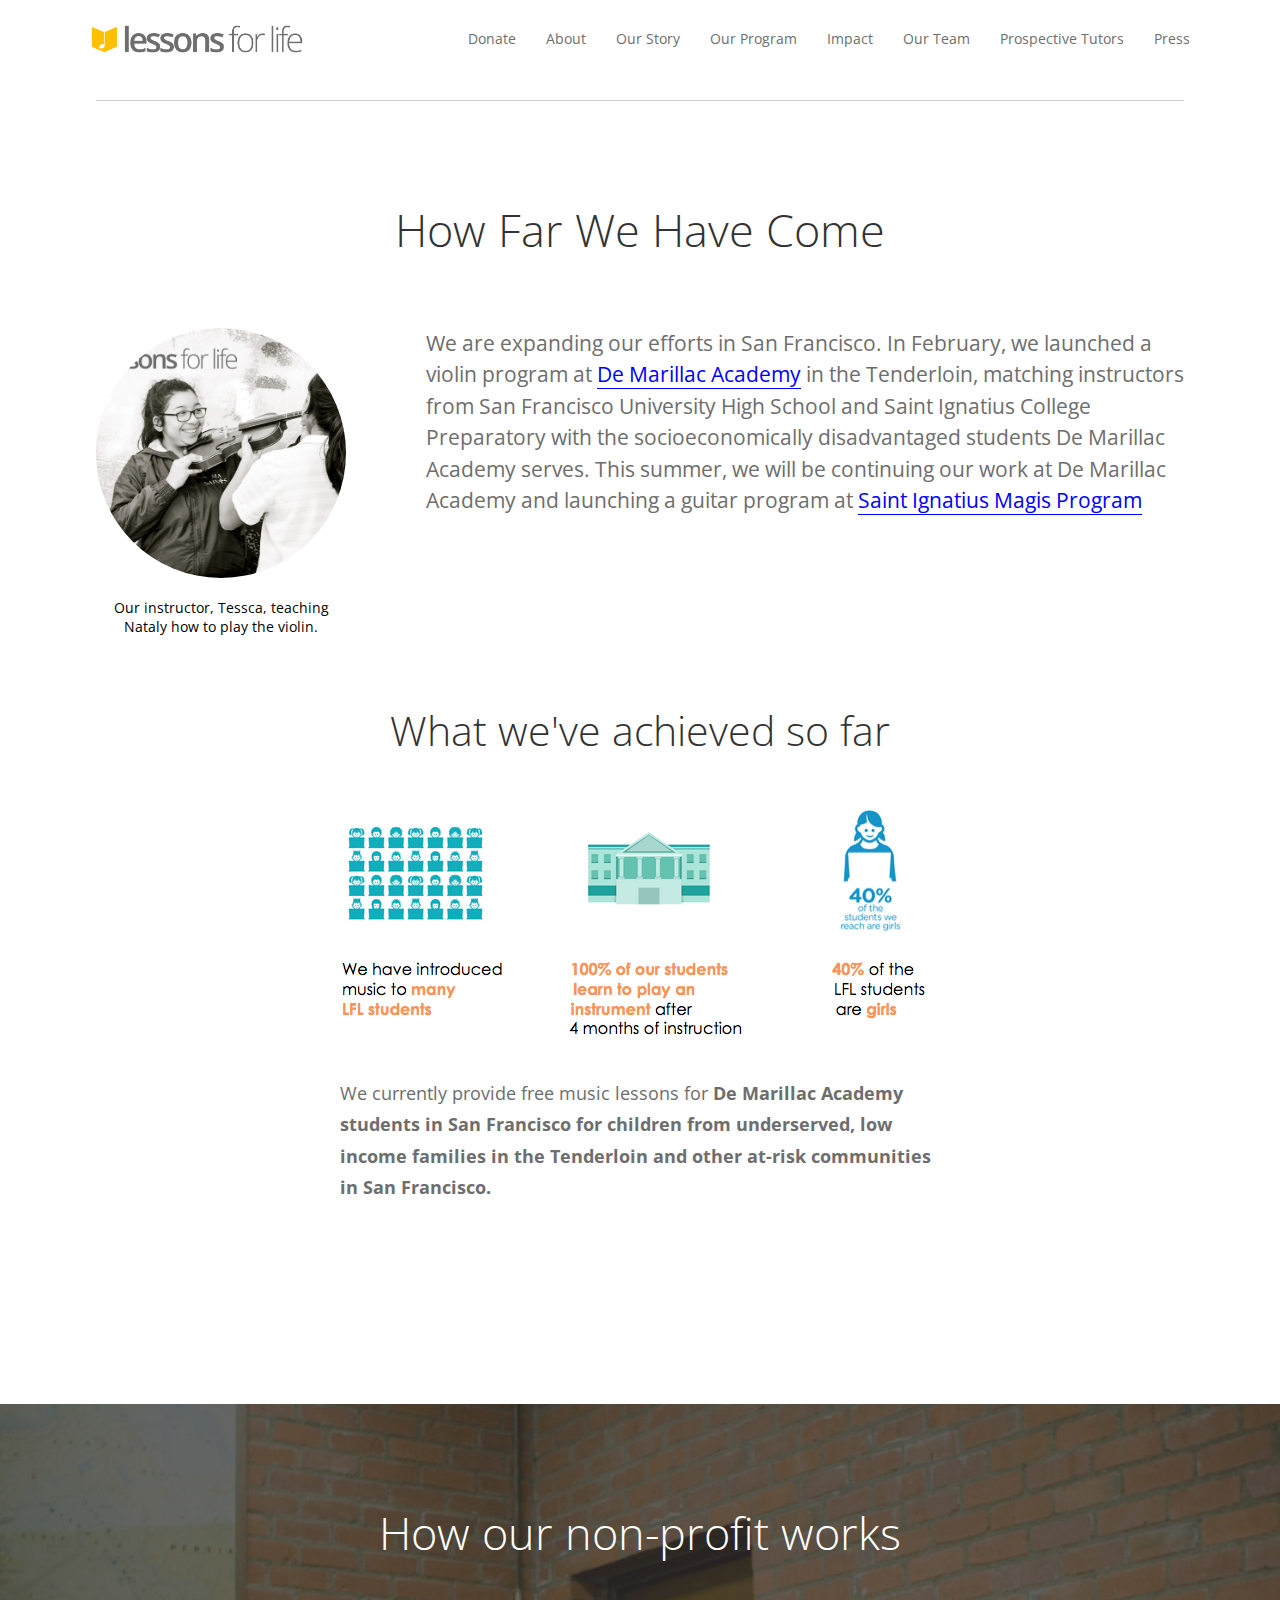
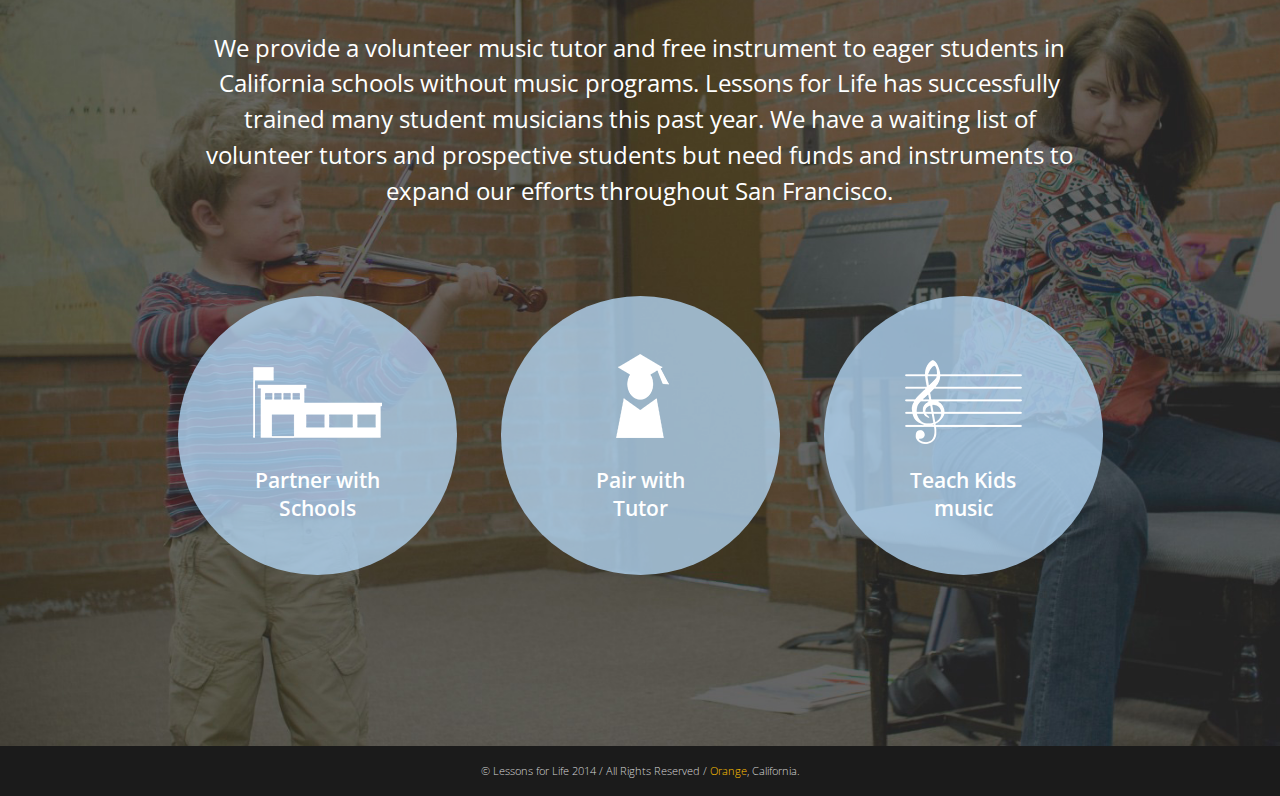
<file: our_program.html>
<!DOCTYPE html>
<html lang="en">

<head>
    <meta charset="utf-8">
    <title>Lessons for Life: Music for All</title>

    <meta name="viewport" content="width=device-width, initial-scale=1.0">
    <meta name="description" content="Lessons for Life provides elementary schools with music programs.">
    <meta name="robots" content="all">

    <link rel="stylesheet" type="text/css" href="main.css" />

    <link href="//netdna.bootstrapcdn.com/font-awesome/4.0.3/css/font-awesome.css" rel="stylesheet">

    <link href='http://fonts.googleapis.com/css?family=Open+Sans:300,600' rel='stylesheet' type='text/css'>

</head>

<div>

    <div id="fb-root"></div>
    <script>(function(d, s, id) {
        var js, fjs = d.getElementsByTagName(s)[0];
        if (d.getElementById(id)) return;
        js = d.createElement(s); js.id = id;
        js.src = "//connect.facebook.net/en_US/sdk.js#xfbml=1&version=v2.0";
        fjs.parentNode.insertBefore(js, fjs);
    }(document, 'script', 'facebook-jssdk'));</script>

    <div id="nav_wrapper">
        <nav class="nav_container">
            <a class="brand" href="index.html"></a>
            <ul>
                <li><a href="index.html#donate">Donate</a></li>
                <li><a href="index.html#mission">About</a></li>
                <li><a href="our_story.html">Our Story</a></li>
                <li><a href="our_program.html">Our Program</a>
                    <div>
                        <ul class="nested-nav">
                            <li><a href="#where">How far we've come</a></li>
                            <li><a href="#achievement">What we've achieved</a></li>
                            <li><a href="#how-it-works">How it works</a></li>
                        </ul>
                    </div>
                </li>
                <li><a href="index.html#impact">Impact</a></li>
                <li><a href="our_team.html">Our Team</a></li>
                <li><a href="prospective_tutors.html">Prospective Tutors</a></li>
                <li><a href="index.html#press">Press</a></li>

                <!--         <li><a href="mailto:sonya.shadan@gmail.com?subject=SCHOOL NAME interested in lessons for life">School Signup</a></li>
                        <li><a href="mailto:sonya.shadan@gmail.com?subject=Interested in lessons for life">Tutor Signup</a></li>
                        <li> <a href="https://www.paypal.com/cgi-bin/webscr?cmd=_s-xclick&hosted_button_id=GJLMUD4UU2YH8">Donate</a></li> -->

            </ul>
        </nav>
    </div>
    <div id="section_two" class="content_table even_section">
        <div class="content_cell">
            <div class="content-container">
                <div class="content-unit">
                    <div class="content-block where" id="where">
                        <div class="content-block where-we-are">
                                <div class="content-unit">
                                    <h3>How Far We Have Come</h3>

                                    <div class="testimonial large">
                                        <div><img src="images/LessonsforLife_Violin1sq.jpg" alt="Child playing violin" /><span>Our instructor, Tessca, teaching Nataly how to play the violin.</span></div>
                                        <p>We are expanding our efforts in San Francisco. In February, we launched a violin program at <a href="https://www.demarillac.org/" target="_blank">De Marillac Academy</a> in the Tenderloin, matching instructors from San Francisco University High School and Saint Ignatius College Preparatory with the socioeconomically disadvantaged students De Marillac Academy serves. This summer, we will be continuing our work at De Marillac Academy and launching a guitar program at <a href="http://www.siprep.org/page.cfm?p=6821" target="_blank">Saint Ignatius Magis Program</a></p>

                                    </div>
                                    <div class="clear" id="achievement"></div>

                                    <div class="what-we-achieved">
                                        <h3>What we've achieved so far</h3>
                                        <img src="images/what-we-achieved.png" alt="Our achievements" /><br />
                                        <p>We currently provide free music lessons for <b>De Marillac Academy students in San Francisco for children from underserved, low income families in the Tenderloin and other at-risk communities in San Francisco.</b></p>

                                    </div>
                                    <div class="clear"></div>
                                </div>
                        </div>
                    </div>
                </div>
            </div>
        </div>
    </div>
    <div class="content-block how-works" id="how-it-works">
        <div class="content-container">
            <div class="content-unit">
                <h3>How our non-profit works</h3>
                <p>We provide a volunteer music tutor and free instrument to eager students in California schools without music programs. Lessons for Life has successfully trained many student musicians this past year. We have a waiting list of volunteer tutors and prospective students but need funds and instruments to expand our efforts throughout San Francisco.</p><br />
                <!-- a id="contact_button" href="mailto:sonya.shadan@gmail.com">Contact Us</a><br /><br  -->
                <div class="large-icon"><img src="images/school.png" alt="School icon"><span>Partner with Schools</span></div>
                <div class="large-icon"><img src="images/tutor.png" alt="Tutor icon"><span>Pair with Tutor</span></div>
                <div class="large-icon"><img src="images/learn.png" alt="Learn icon"><span>Teach Kids music</span></div>
                <div class="clear"></div>
            </div>
        </div>
    </div>
    </section>
    <footer class="footer">
        <h6>© Lessons for Life 2014 / All Rights Reserved / <em>Orange</em>, California.</h6>

    </footer>
    </body>
</html>
</file>
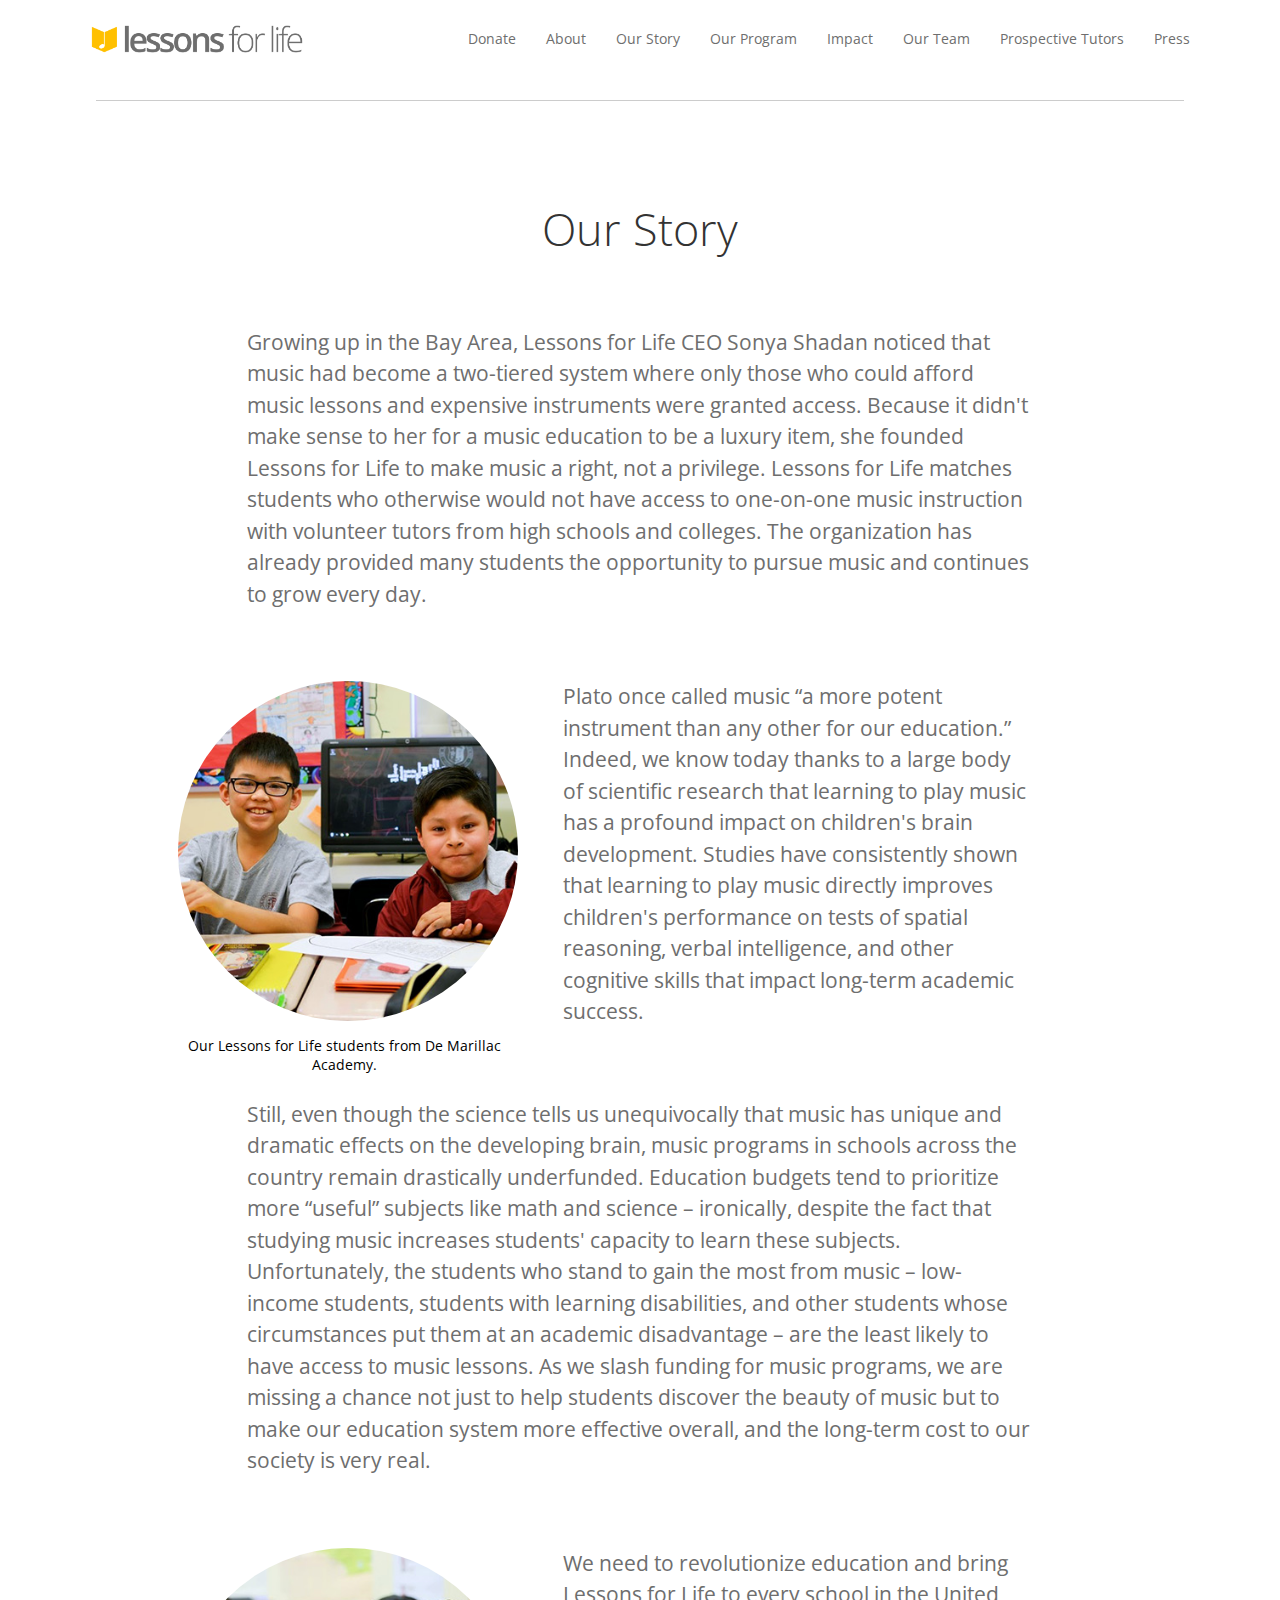
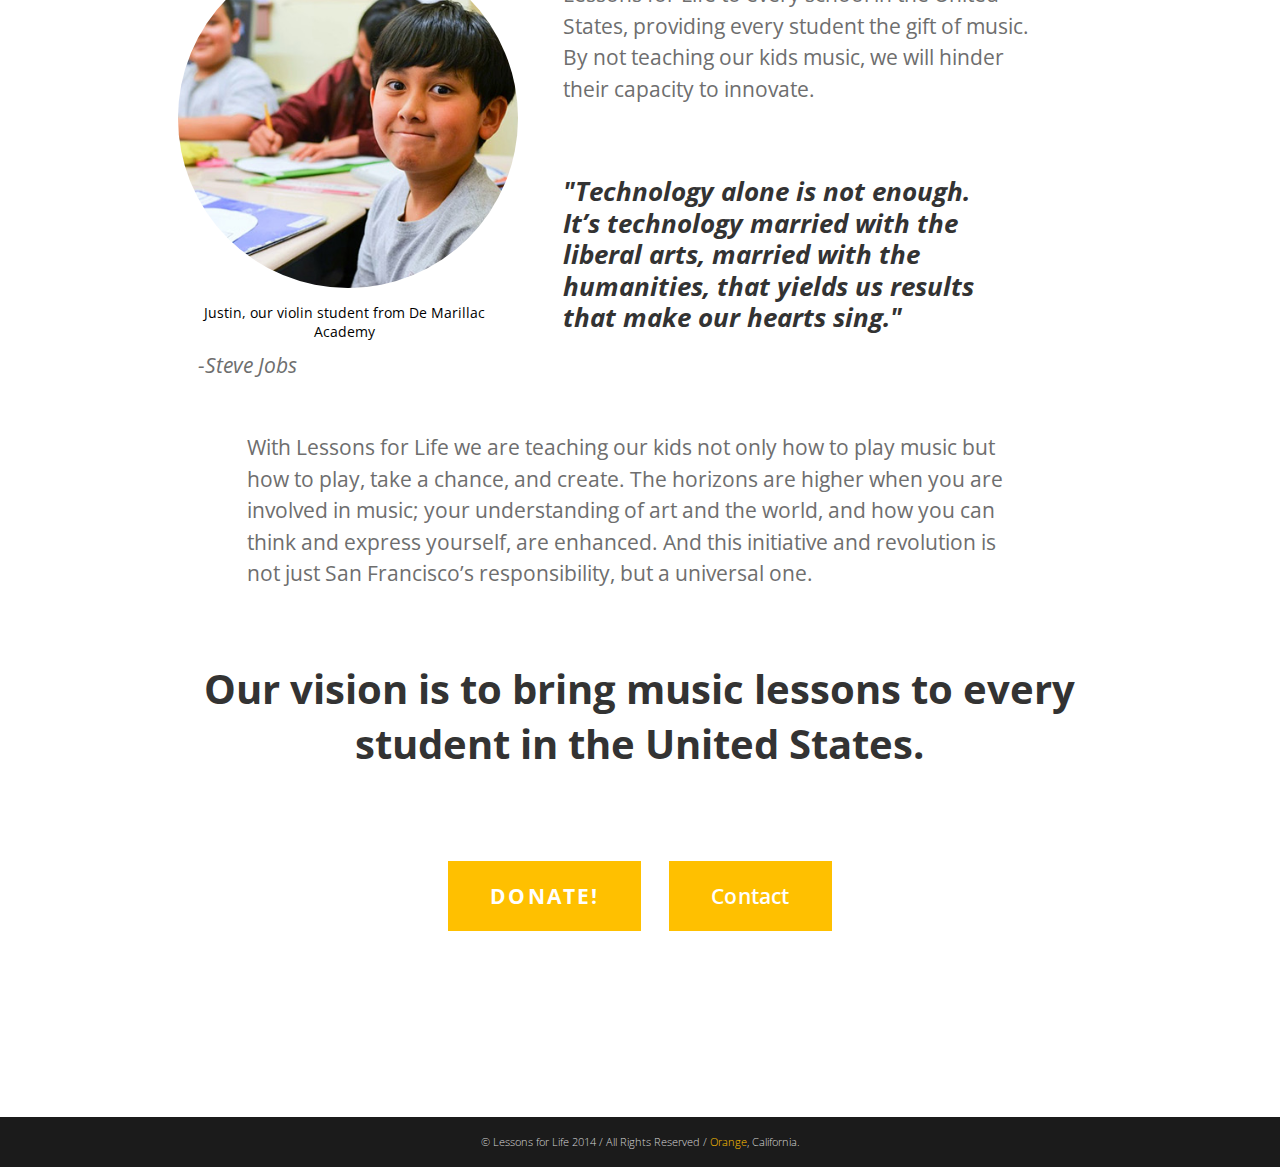
<file: our_story.html>
<!--
 !_____________________________________ Page 0: Head ___________________________ 
 !-->

<!DOCTYPE html>
<html lang="en">

<head>
    <meta charset="utf-8">
    <title>Lessons for Life: Music for All</title>

    <meta name="viewport" content="width=device-width, initial-scale=1.0">
    <meta name="description" content="Lessons for Life provides elementary schools with music programs.">
    <meta name="robots" content="all">

    <link rel="stylesheet" type="text/css" href="main.css" />

    <link href="//netdna.bootstrapcdn.com/font-awesome/4.0.3/css/font-awesome.css" rel="stylesheet">

    <link href='http://fonts.googleapis.com/css?family=Open+Sans:300,600' rel='stylesheet' type='text/css'>

</head>

<body>

<div id="fb-root"></div>
<script>(function(d, s, id) {
    var js, fjs = d.getElementsByTagName(s)[0];
    if (d.getElementById(id)) return;
    js = d.createElement(s); js.id = id;
    js.src = "//connect.facebook.net/en_US/sdk.js#xfbml=1&version=v2.0";
    fjs.parentNode.insertBefore(js, fjs);
}(document, 'script', 'facebook-jssdk'));</script>

<div id="nav_wrapper">
    <nav class="nav_container">
        <a class="brand" href="index.html"></a>
        <ul>
            <!-- li><a href="/">Home</a></li -->
            <!-- li><a href="/">Home</a></li -->
            <li><a href="index.html#donate">Donate</a></li>
            <li><a href="index.html#mission">About</a></li>
            <li><a href="our_story.html">Our Story</a></li>
            <!-- li><a href="#press">Press</a></li -->
            <li><a href="our_program.html">Our Program</a>
                <div>
                    <ul class="nested-nav">
                        <li><a href="our_program.html#where">How far we've come</a></li>
                        <li><a href="our_program.html#achievement">What we've achieved</a></li>
                        <li><a href="our_program.html#how-it-works">How it works</a></li>
                    </ul>
                </div>
            </li>
            <li><a href="index.html#impact">Impact</a></li>
            <li><a href="our_team.html">Our Team</a></li>
            <li><a href="prospective_tutors.html">Prospective Tutors</a></li>
            <li><a href="index.html#press">Press</a></li>
            <!-- li><a href="#blog">Blog</a></li -->

            <!--         <li><a href="mailto:sonya.shadan@gmail.com?subject=SCHOOL NAME interested in lessons for life">School Signup</a></li>
                    <li><a href="mailto:sonya.shadan@gmail.com?subject=Interested in lessons for life">Tutor Signup</a></li>
                    <li> <a href="https://www.paypal.com/cgi-bin/webscr?cmd=_s-xclick&hosted_button_id=GJLMUD4UU2YH8">Donate</a></li> -->

        </ul>
    </nav>
</div>
<section id="section_two" class="content_table even_section">
    <div class="content_cell">
        <div class="content-container">
            <div class="content-unit">


                <div class="content-block why-started our-story">
                    <div class="content-container">

                        <div class="content-unit">
                            <h3>Our Story</h3>
                            <p class="story-grow">Growing up in the Bay Area, Lessons for Life CEO Sonya Shadan noticed that music had become a two-tiered system where only those who could afford music lessons and expensive instruments were granted access. Because it didn't make sense to her for a music education to be a luxury item, she founded Lessons for Life to make music a right, not a privilege. Lessons for Life matches students who otherwise would not have access to one-on-one music instruction with volunteer tutors from high schools and colleges. The organization has already provided many students the opportunity to pursue music and continues to grow every day.</p>
                            <div class="story-img">
                                <img src="images/DSC_0302-2.jpg" alt=""/></div>
                            <div class="story-text">Our Lessons for Life students from De Marillac Academy.</div>

                            <div class="story-p"><p class="story-plato">Plato once called music “a more potent instrument than any other for our education.” Indeed, we know today thanks to a large body of scientific research that learning to play music has a profound impact on children's brain development. Studies have consistently shown that learning to play music directly improves children's performance on tests of spatial reasoning, verbal intelligence, and other cognitive skills that impact long-term academic success.</p></div>

                            <p class="story-still">Still, even though the science tells us unequivocally that music has unique and dramatic effects on the developing brain, music programs in schools across the country remain drastically underfunded. Education budgets tend to prioritize more “useful” subjects like math and science – ironically, despite the fact that studying music increases students' capacity to learn these subjects. Unfortunately, the students who stand to gain the most from music – low-income students, students with learning disabilities, and other students whose circumstances put them at an academic disadvantage – are the least likely to have access to music lessons. As we slash funding for music programs, we are missing a chance not just to help students discover the beauty of music but to make our education system more effective overall, and the long-term cost to our society is very real. </p>
                            <div class="story-img">
                                <img src="images/DSC_0299-2.jpg" alt=""/></div>
                            <div class="story-text"> Justin, our violin student from De Marillac Academy</div>

                            <p>We need to revolutionize education and bring Lessons for Life to every school in the United States, providing every student the gift of music. By not teaching our kids music, we will hinder their capacity to innovate.</p>

                            <p class="tech"><i><b>"Technology alone is not enough. It’s technology married with the liberal arts, married with the humanities, that yields us results that make our hearts sing." </b>-Steve Jobs</i></p>

                            <p class="lesson">With Lessons for Life we are teaching our kids not only how to play music but how to play, take a chance, and create. The horizons are higher when you are involved in music; your understanding of art and the world, and how you can think and express yourself, are enhanced. And this initiative and revolution is not just San Francisco’s responsibility, but a universal one.</p>
                            <b class="vision">Our vision is to bring music lessons to every student in the United States.</b>

                            <br /><br /><br /><br /><br />

                            <a id="donate_button" class="title_button" href="https://www.paypal.com/cgi-bin/webscr?cmd=_s-xclick&hosted_button_id=GJLMUD4UU2YH8">DONATE!</a>
                            <a class="title_button" href="mailto:sonya.shadan@gmail.com?subject=Contact LFL">Contact</a> <br />
                            <br />

                        </div>


                    </div>
                </div>


                <!--&emsp;&emsp;&emsp;&emsp;&emsp;&emsp;&emsp;&emsp;<div class="fb-follow" data-href="https://www.facebook.com/learnalifelesson" data-colorscheme="light" data-layout="standard" data-show-faces="true"></div>-->
            </div>
            <br />
        </div>
        <br />
    </div>

</section>
<footer>

    <h6>© Lessons for Life 2014 / All Rights Reserved / <em>Orange</em>, California.</h6>

</footer>
</body>
</html>
</file>
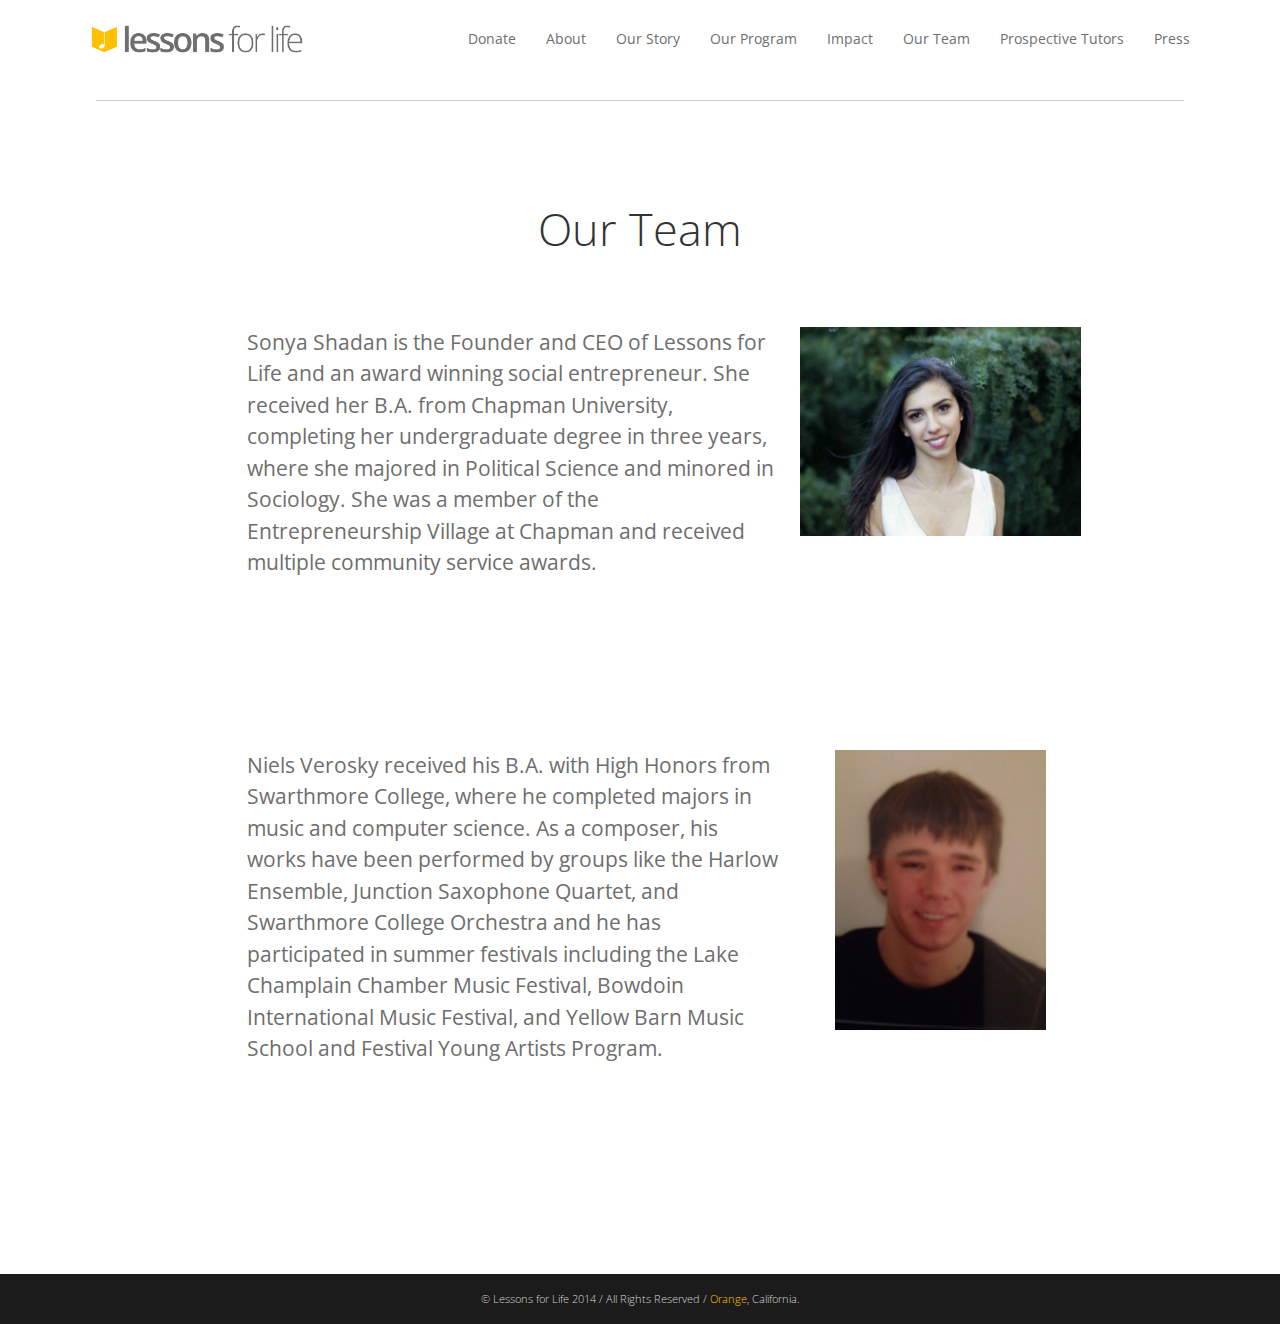
<file: our_team.html>
<!--
 !_____________________________________ Page 0: Head ___________________________ 
 !-->

<!DOCTYPE html>
<html lang="en">

<head>
    <meta charset="utf-8">
    <title>Lessons for Life: Music for All</title>

    <meta name="viewport" content="width=device-width, initial-scale=1.0">
    <meta name="description" content="Lessons for Life provides elementary schools with music programs.">
    <meta name="robots" content="all">

    <link rel="stylesheet" type="text/css" href="main.css" />

    <link href="//netdna.bootstrapcdn.com/font-awesome/4.0.3/css/font-awesome.css" rel="stylesheet">

    <link href='http://fonts.googleapis.com/css?family=Open+Sans:300,600' rel='stylesheet' type='text/css'>

</head>

<body>

<div id="fb-root"></div>
<script>(function(d, s, id) {
    var js, fjs = d.getElementsByTagName(s)[0];
    if (d.getElementById(id)) return;
    js = d.createElement(s); js.id = id;
    js.src = "//connect.facebook.net/en_US/sdk.js#xfbml=1&version=v2.0";
    fjs.parentNode.insertBefore(js, fjs);
}(document, 'script', 'facebook-jssdk'));</script>

<div id="nav_wrapper">
    <nav class="nav_container">
        <a class="brand" href="index.html"></a>
        <ul>
            <!-- li><a href="/">Home</a></li -->
            <li><a href="index.html#donate">Donate</a></li>
            <li><a href="index.html#mission">About</a></li>
            <li><a href="our_story.html">Our Story</a></li>
            <li><a href="our_program.html">Our Program</a>
                <div>
                    <ul class="nested-nav">
                        <li><a href="our_program.html#where">How far we've come</a></li>
                        <li><a href="our_program.html#achievement">What we've achieved</a></li>
                        <li><a href="our_program.html#how-it-works">How it works</a></li>
                    </ul>
                </div>
            </li>
            <li><a href="index.html#impact">Impact</a></li>
            <li><a href="our_team.html">Our Team</a></li>
            <li><a href="prospective_tutors.html">Prospective Tutors</a></li>
            <li><a href="index.html#press">Press</a></li>
            <!-- li><a href="#blog">Blog</a></li -->
            <!--         <li><a href="mailto:sonya.shadan@gmail.com?subject=SCHOOL NAME interested in lessons for life">School Signup</a></li>
                    <li><a href="mailto:sonya.shadan@gmail.com?subject=Interested in lessons for life">Tutor Signup</a></li>
                    <li> <a href="https://www.paypal.com/cgi-bin/webscr?cmd=_s-xclick&hosted_button_id=GJLMUD4UU2YH8">Donate</a></li> -->

        </ul>
    </nav>
</div>
<section id="section_two" class="content_table even_section">
    <div class="content_cell">
        <div class="content-container">
            <div class="content-unit">

                <div class="content-block why-started">
                    <div class="content-container">

                        <div class="content-unit">
                            <h3>Our Team</h3>
                            <div class="team-img"> <img src="images/IMG_59141.jpg" alt=""/></div>
                            <p class="team-text">Sonya Shadan is the Founder and CEO of Lessons for Life and an award winning social entrepreneur. She received her B.A. from Chapman University, completing her undergraduate degree in three years, where she majored in Political Science and minored in Sociology. She was a member of the Entrepreneurship Village at Chapman and received multiple community service awards. </p>
                        </div>

                        <div class="content_unit2">
                            <div class="team-img1"> <img src="images/nv_200.jpg" alt=""/></div>
                            <p class="team-text">Niels Verosky received his B.A. with High Honors from Swarthmore College, where he completed majors in music and computer science. As a composer, his works have been performed by groups like the Harlow Ensemble, Junction Saxophone Quartet, and Swarthmore College Orchestra and he has participated in summer festivals including the Lake Champlain Chamber Music Festival, Bowdoin International Music Festival, and Yellow Barn Music School and Festival Young Artists Program.</p>

                        </div>

                    </div>
                </div>
            </div>
            <br />
        </div>
        <br />
    </div>
</section>
<footer>
    <h6>© Lessons for Life 2014 / All Rights Reserved / <em>Orange</em>, California.</h6>
</footer>

</body>
</html>
</file>
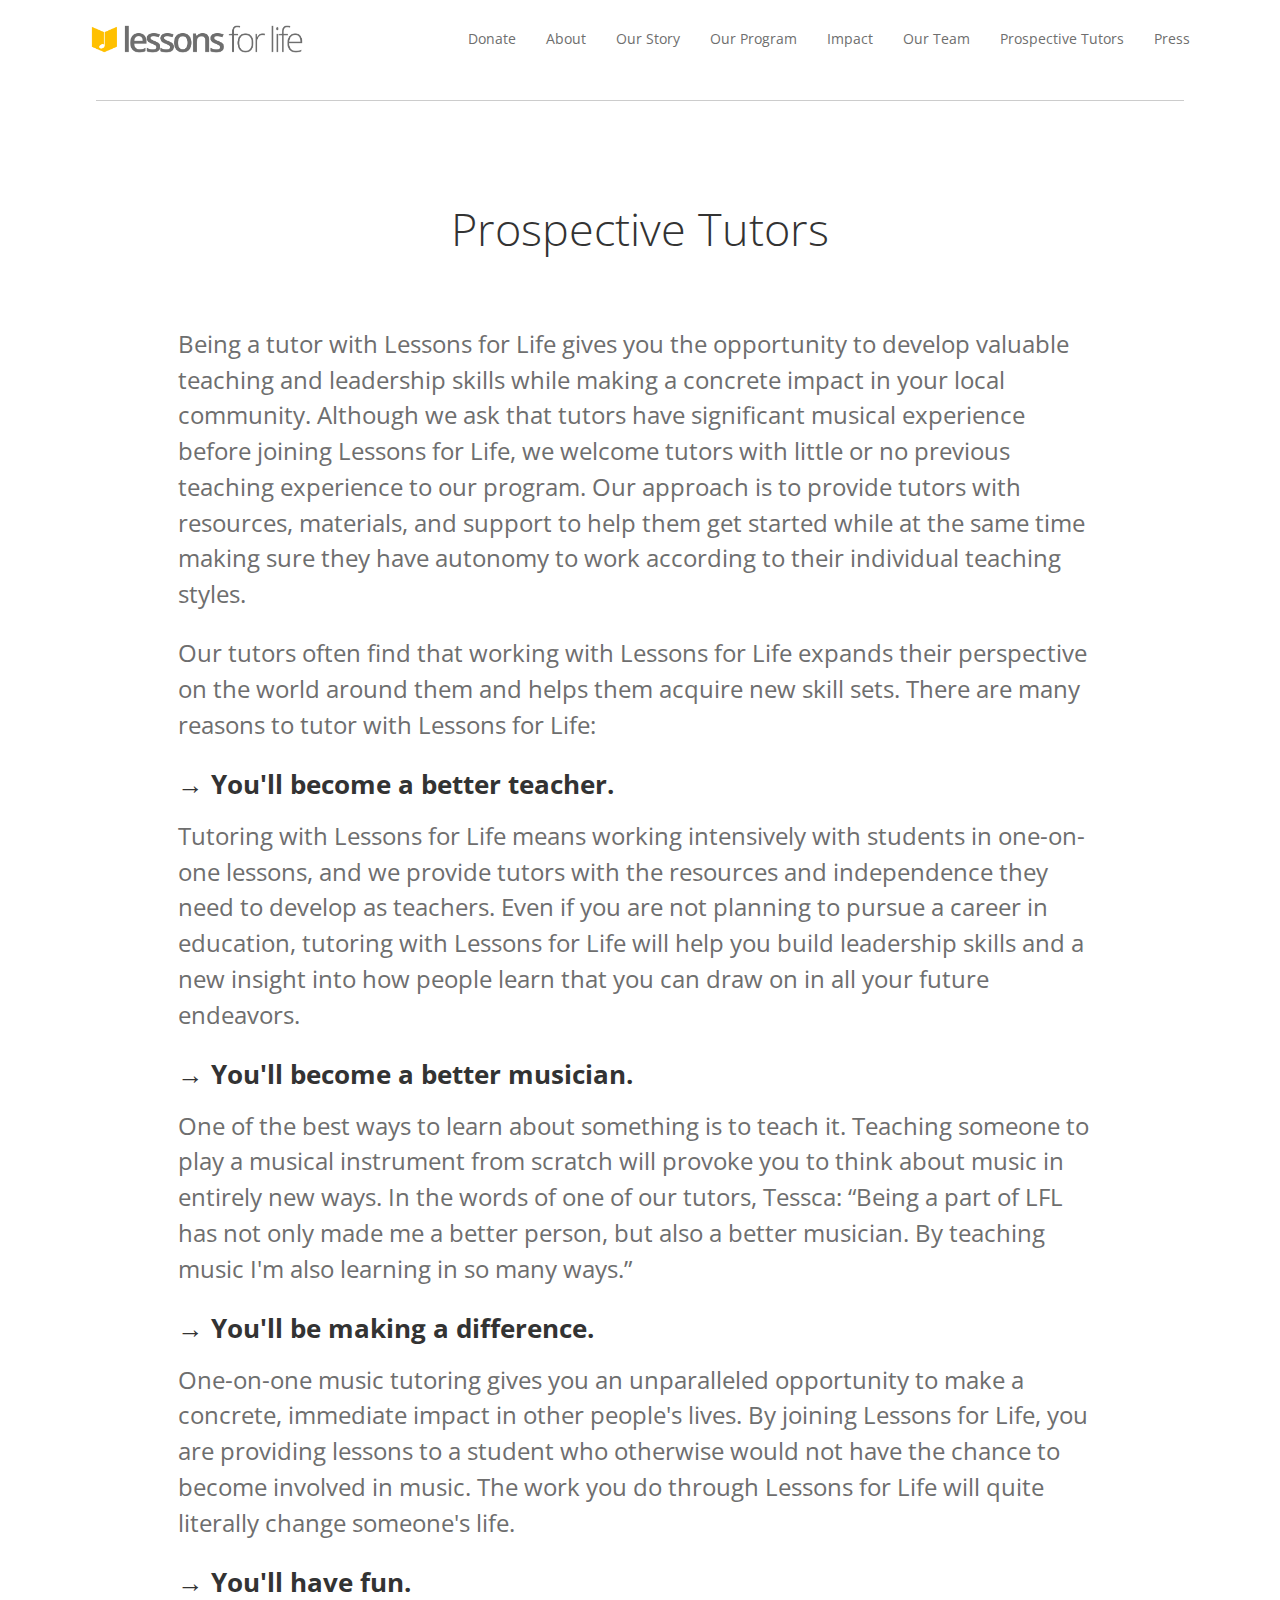
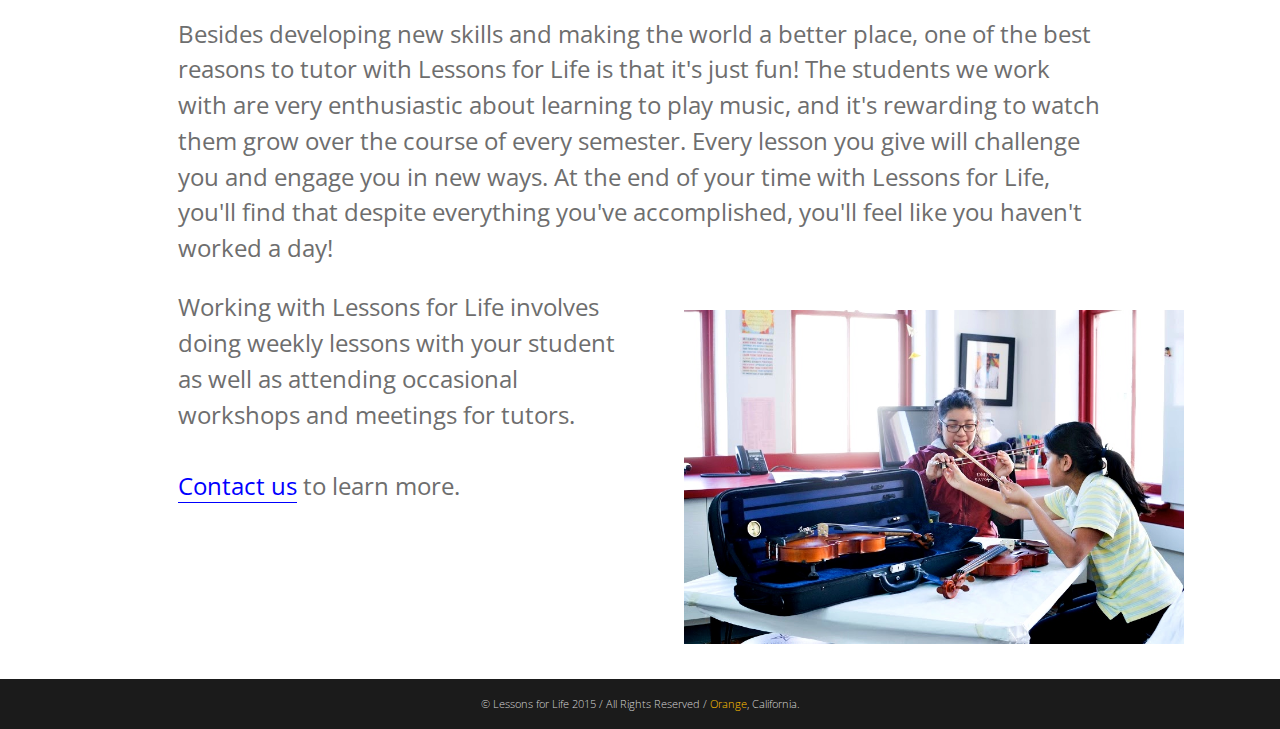
<file: prospective_tutors.html>
<!--
 !_____________________________________ Page 0: Head ___________________________ 
 !-->

<!DOCTYPE html>
<html lang="en">

<head>
    <meta charset="utf-8">
    <title>Lessons for Life: Music for All</title>

    <meta name="viewport" content="width=device-width, initial-scale=1.0">
    <meta name="description" content="Lessons for Life provides elementary schools with music programs.">
    <meta name="robots" content="all">

    <link rel="stylesheet" type="text/css" href="main.css" />

    <link href="//netdna.bootstrapcdn.com/font-awesome/4.0.3/css/font-awesome.css" rel="stylesheet">

    <link href='http://fonts.googleapis.com/css?family=Open+Sans:300,600' rel='stylesheet' type='text/css'>

</head>

<body>

<div id="fb-root"></div>
<script>(function(d, s, id) {
    var js, fjs = d.getElementsByTagName(s)[0];
    if (d.getElementById(id)) return;
    js = d.createElement(s); js.id = id;
    js.src = "//connect.facebook.net/en_US/sdk.js#xfbml=1&version=v2.0";
    fjs.parentNode.insertBefore(js, fjs);
}(document, 'script', 'facebook-jssdk'));</script>

<div id="nav_wrapper">
    <nav class="nav_container">
        <a class="brand" href="index.html"></a>
        <ul>
            <!-- li><a href="/">Home</a></li -->
            <li><a href="index.html#donate">Donate</a></li>
            <li><a href="index.html#mission">About</a></li>
            <li><a href="our_story.html">Our Story</a></li>
            <!-- li><a href="#press">Press</a></li -->
            <li><a href="our_program.html">Our Program</a>
                <div>
                    <ul class="nested-nav">
                        <li><a href="our_program.html#where">How far we've come</a></li>
                        <li><a href="our_program.html#achievement">What we've achieved</a></li>
                        <li><a href="our_program.html#how-it-works">How it works</a></li>
                    </ul>
                </div>
            </li>
            <li><a href="index.html#impact">Impact</a></li>
            <li><a href="our_team.html">Our Team</a></li>
            <li><a href="prospective_tutors.html">Prospective Tutors</a></li>
            <li><a href="index.html#press">Press</a></li>

            <!-- li><a href="#blog">Blog</a></li -->


            <!--         <li><a href="mailto:sonya.shadan@gmail.com?subject=SCHOOL NAME interested in lessons for life">School Signup</a></li>
                    <li><a href="mailto:sonya.shadan@gmail.com?subject=Interested in lessons for life">Tutor Signup</a></li>
                    <li> <a href="https://www.paypal.com/cgi-bin/webscr?cmd=_s-xclick&hosted_button_id=GJLMUD4UU2YH8">Donate</a></li> -->

        </ul>
    </nav>
</div>
<section id="section_two" class="content_table even_section">
    <div class="content_cell">
        <div class="content-container">
            <div class="content-unit">
                <div class="content-block why-started">
                    <div class="content-unit">
                        <h3>Prospective Tutors </h3>
                        <p>Being a tutor with Lessons for Life gives you the opportunity to develop valuable teaching and leadership skills while making a concrete impact in your local community. Although we ask that tutors have significant musical experience before joining Lessons for Life, we welcome tutors with little or no previous teaching experience to our program. Our approach is to provide tutors with resources, materials, and support to help them get started while at the same time making sure they have autonomy to work according to their individual teaching styles.</p>
                        <p>Our tutors often find that working with Lessons for Life expands their perspective on the world around them and helps them acquire new skill sets. There are many reasons to tutor with Lessons for Life:</p>

                        <p><b>&#8594; You'll become a better teacher.</b> Tutoring with Lessons for Life means working intensively with students in one-on-one lessons, and we provide tutors with the resources and independence they need to develop as teachers. Even if you are not planning to pursue a career in education, tutoring with Lessons for Life will help you build leadership skills and a new insight into how people learn that you can draw on in all your future endeavors.</p>

                        <p><b>&#8594; You'll become a better musician.</b>One of the best ways to learn about something is to teach it. Teaching someone to play a musical instrument from scratch will provoke you to think about music in entirely new ways. In the words of one of our tutors, Tessca: “Being a part of LFL has not only made me a better person, but also a better musician. By teaching music I'm also learning in so many ways.”</p>

                        <p><b>&#8594; You'll be making a difference.</b> One-on-one music tutoring gives you an unparalleled opportunity to make a concrete, immediate impact in other people's lives. By joining Lessons for Life, you are providing lessons to a student who otherwise would not have the chance to become involved in music. The work you do through Lessons for Life will quite literally change someone's life.</p>

                        <p><b>&#8594; You'll have fun.</b> Besides developing new skills and making the world a better place, one of the best reasons to tutor with Lessons for Life is that it's just fun! The students we work with are very enthusiastic about learning to play music, and it's rewarding to watch them grow over the course of every semester. Every lesson you give will challenge you and engage you in new ways. At the end of your time with Lessons for Life, you'll find that despite everything you've accomplished, you'll feel like you haven't worked a day!</p>
                        <div class="tutores-img"> <img src="images/DSC_0266-2.jpg" alt="" /></div>
                        <p>Working with Lessons for Life involves doing weekly lessons with your student as well as attending occasional workshops and meetings for tutors. <br /><br /> <a href="mailto:sonya.shadan@gmail.com?subject=Contact LFL"> Contact us</a> to learn more.</p>
                    </div>
                </div>
            </div>
        </div>
    </div>

</section>
<footer>

    <h6>© Lessons for Life 2015 / All Rights Reserved / <em>Orange</em>, California.</h6>

</footer>

</body>
</html>
</file>
<file: main.css>
/*
 *_____________________________________ Page 0: Global _________________________ 
 */

* {
  padding: 0px;
  margin: 0px;
}

html, body, section {
  height: 100%;
  width: 100%;
  min-height: 600px;
  min-width: 600px;
}

body {
  font-family: "Open Sans", "Helvetica Neue", Helvetica, Arial, sans-serif;
  font-size: 14px;
}

#overlay {
  background-color: rgba(136, 136, 136, 0.7);
  height: 100%;
}

.content_table {
  display: table;
  height: 100%;
  width: 100%;
}

.content_cell {
  display: table-cell;
  vertical-align: middle;
  text-align: center;
}

.content-block {
  text-align: center;
}

.content-container {
  width: 85%;
  margin: 0 auto;
}

.content-unit {
  margin: 100px 0 150px;
}

h3 {
  line-height: 1.25;
  margin-bottom: 70px;
  font-size: 3.2em;
  font-weight: 100;
}

p {
  font-size: 1.25em;
  line-height: 1.8em;
  margin: 0 0 10px;
  text-align: left;
}

em {
  color: #ffc000;
  font-style: normal;
}

.odd_section {
  height: 70%;
}

.even_section h3 {
  color: #333333;
  height: 50%
}

.even_section p {
  color: #6e6e6e;
}


/*
 *_____________________________________ Page 1: Navigation _____________________ 
 */

nav {
  overflow: hidden;
  display: block;
}

#nav_wrapper {
  position: fixed;
  background-color: white;
  right: 0;
  left: 0;
  z-index: 100;
}

.nav_container {
  max-width: 1100px;
  min-width: 700px;
  margin: 0 auto;
}

#nav:after {
  content:'';
  display:block;
  clear: both;
}

.clear {clear: both;}

.brand {
  float: left;
  background: url('images/lessons-logo-gray.png') no-repeat center;
  background-size: contain;
  width: 250px;
  height: 78px;
}

ul {
  list-style-type: none;
  line-height: 78px;
  float: right;
  display: table-row;
}

li {
  float: left;
  padding-right: 0px;
  padding-left: 30px;
  display: table-cell;
  vertical-align: middle;
}

a {
  text-decoration: none;
  color: #6e6e6e;
}

li a:hover {
  color: #ffc000;
  border-top: 5px solid #ffc000;
  padding-top: 24px;
}

nav > ul > li > div {
  display: none;
  opacity: 0;
  position: absolute;

}

nav > ul > li:hover > div {
  display: block;
  opacity: 1;
  background: rgba(255,255,255,1);
}

.nested-nav > li {
  padding: 0;
  display: block;
  text-align: left;
  margin: 0 auto;
  float: none;
  width: 100%;
  padding-left: 8px;
  padding-right: 4px;
}

.nested-nav > li:hover {
  color: #ffc000;
  border-left: 5px solid #ffc000;
  border-top: 0px;
  padding-left:3px;
}

.nested-nav > li a:hover{
  border: none;
}

/*
 *_____________________________________ Page 1: Cover __________________________ 
 */

.banner {
  margin: 120 0 auto;
}

.vision h3,
.mission h3 {
  text-align: left;
}

.vision p {
  font-size: 2em;
  line-height: 1.7em;
  width: 77%;
  text-align: center;
  margin: auto;
  padding: 40px 80px 61px;
  border: solid 2px #FFF757;
}

.vision p strong {
  font-size: 0.8em;
  font-weight: 300;
}

.mission {
  background-color: white;
  padding: 1px 0;
}

.mission h3,
.mission p
{
  color: #333 !important;
}

.mission h3 {
  margin-bottom: 30px;
}

.video {
  width: 100%;
}
.video>iframe {
  width: 78%;
  height:555px;
}

.press {
  background: linear-gradient(rgba(0, 0, 0, 0.55),
  rgba(0, 0, 0, 0.55)), url(images/press.jpg) no-repeat;
  width: 100%;
  height: 585px;
  background-position: center;
  display: flex;
  margin-top: 150px;
}

.press .content-container {
  margin: auto;
  align-self: center;
}
.press p {
  text-align: center;
  color: white;
}

.press h3 {
  color: white;
  padding: 0;
  margin-bottom: 0px;
}

.press .img-container {
  padding-top: 20px;
  padding-bottom: 10px;
  width: 370px;
  height: 82px;
  margin: 50px auto 0px;

}

.press .img-container:hover{
  border: solid;
  padding-top: 18px;
  padding-bottom: 8px;
  border-width: 2px;
  border-color: white;

}

.our-supporters{
  background: linear-gradient(rgba(0, 0, 0, 0.5),
  rgba(0, 0, 0, 0.5)), url(images/codysimpson.jpg) no-repeat;
  background-position: center;
  width: auto;
  height: 857px;
  padding: 1px;
}

.our-supporters h3, .our-supporters p{
  color: white;
}

.our-supporters h3 {
  height: 10%;
}

.our-supporters p {
  font-size: 2.0em;
  line-height: 1.5em;
  padding-top: 333px;
  width: 60%;
  text-align: center;
  margin: auto auto;
}

.our-supporters a {
  color: #fbb700;
}

.our-supporters a:hover {
  text-decoration: underline;
}

.center-content {
  margin-top: 100px;
  height: 100%
}

.how-works {
  background: rgb(90, 86, 102) url(images/cover.jpg) no-repeat;
  background-size: cover;
  padding: 1px 0;
}

.how-works h3 {
  color: white !important
}

.how-works p {
  font-size: 1.7em;
  line-height: 1.5em;
  padding-bottom: 2em;
  width: 80%;
  text-align: center;
  margin: auto;
  color: white !important
}

.what-need p {
  font-size: 1.7em;
  line-height: 1.5em;
  padding-bottom: 2em;
  width: 85%;
  text-align: left;
  margin: auto;
}

.what-need img { float: left; margin-right: 50px;}


.why-started p {
  font-size: 1.7em;
  line-height: 1.5em;
  padding-bottom: 1em;
  width: 85%;
  text-align: left;
  margin: auto;
}

.why-started p a {
  color: blue;
  border-bottom: solid 1px blue;
}

.why-started b {

  margin-bottom: 16px;
  display: block;
  font-size: 26px;
  color: #333;
}

.why-started span {
  padding-left: 30px;
  display: block;
}

.impact_blurb {
  font-size: 2em;
  line-height: 1.7em;
  width: 85%;
  text-align: center;
  margin: auto;
}

.large-icon {
  border-radius: 50%;
  background: rgba(186, 223, 255, 0.75);
  padding: 50px 75px 100px;
  width: 129px;
  height: 129px;
  display: inline-block;
  text-align: center;
  margin: 20px;
}

.large-icon img {
  height: 106px ;
  width: 129px;
  margin-bottom: 10px;
}

.large-icon span {
  display: block;
  width: 129px;
  font-size: 1.5em;
  text-align: center;
  color: white;
  font-weight: 600;

}


#section_one {
  /* background: #f5f5f5 url('cover.jpg') bottom; */
  background: #f5f5f5 url('images/main-bg.jpg') top;
  background-size: cover;
  min-height: 800px;
  min-width: 800px
}

#title_cell h1 {
  line-height: 1;
  font-weight: 300;
  font-size: 7em;
  color: white;
  letter-spacing: -0.01em;
}

#title_cell h2 {
  margin: 1em 0em 0.2em !important;
  line-height: 1.35 !important;
  font-size: 3.2em !important;
  letter-spacing: 0.0em;
  font-weight: 300;
  color: white;
}

#button_container {
  padding: 3em 3em;
}

.title_button, #contact_button {
  background-color: #ffc000;
  color: #ffffff;
  padding: 1em 2em;
  font-size: 1.5em;
  letter-spacing: 0.01em;
  font-weight: 600;
  margin: 0 12px;
  vertical-align: middle;
}

.share { background: transparent; border: solid 2px white;}

.sharing-container {
  display: block;
  height: 51px;
  margin: 0 auto;
  width: 374px;
  padding: 31px 0 17px;
  position: relative;
}



.sharing-container a {
  margin: 0 20px;
}

.sharing-container  span {
  color: white;
  display: block;
  margin: 0 0 15px; text-align:center;
}

#donate_button {
  background-color: #ffc000;
  color: #ffffff;
  padding: 1.0em 2.0em;
  font-size: 1.50em;
  letter-spacing: 0.1em;
  font-weight: 700;
}

.title_button:hover, #contact_button:hover, #donate_button:hover {
  background-color: #e6ad00;
}

.share:hover { background: rgba(255,255,255,0.5)}

#scroll {
  font-size: 22px;
  top: 150px;
  font-weight: 100;
  z-index: 0;
}

#partner_footer {
  background-color: rgba(255, 255, 255, .9);
  height: 50px;
  display:table-row;
  vertical-align: bottom;
}

#partner_container {
  width: 600px;
  margin: 0 auto;
}

#chapman_logo {
  background: url('images/chapman_logo.gif') center center no-repeat;
  background-size: contain;
  height: 75px;
  width: 150px;
  float: left;
}

#university_logo {
  background: url('university-high-logo.png') center center no-repeat;
  background-size: contain;
  height: 75px;
  width: 150px;
  float: right;
}

.schools,
.what-need,
.why-started {
  border-top: solid 1px #ccc;
}

.schools img {
  margin: 0 30px;
}

#de_marillac_logo {
  background: url('images/de_marillac_logo.jpg') center center no-repeat;
  background-size: contain;
  height: 75px;
  width: 150px;
  float: right;
}

#st_ignatius_logo {
  background: url('st_ignatius_logo.jpg') center center no-repeat;
  background-size: contain;
  height: 75px;
  width: 150px;
  float:left;
}

#urban_logo {
  background: url('urban_logo.jpg') center center no-repeat;
  background-size: contain;
  height: 75px;
  width: 150px;
}
.image12 img {
  width: 470px;
  height: 266px;
}


#where p a {
  color: blue;
  border-bottom: solid 1px blue;
}

.where {
  padding-top: 1px;
  border-top: solid 1px #ccc;

}









/*
 *_____________________________________ Page 2 & 4: Images _____________________ 
 */






.testimonial.small {
  width: 47%; float: left;
}

.testimonial.large {

}


.testimonial img {
  border-radius: 50%;
  float: left;
}

.testimonial.large img {

  margin: 0 50px 80px 10px;
  height: 250px;
  width: 250px;
}


.testimonial.small img {

  margin: 0 25px 0;
  height: 150px;
  width: 150px;
}

.testimonial.large p {

  font-size: 2em;
  line-height: 1.5em;
  padding: 2.4em 0;

}

.testimonial.small p {
  font-size: 14px;
}

#violin_image {
  height: 300px;
  width: 190px;
  background: url('violin.jpg') center;
  background-size: cover;
  float: left;
  margin: 0 70px 0 auto;
}

#sonya-portrait img {
  height: 250px;
  width: 250px;
  float: left;
  margin: 0 70px 60px auto;
  border-radius: 50%;
  opacity: 0.7;
}

#girl_with_violin {
  height: 300px;
  width: 300px;
  background: url('images/girl-playing.jpg') center;
  background-size: cover;
  float: right;
  margin: 10px;
  border-radius: 50%;
  overflow: hidden;
}

#sonya_shadan {
  height: 150px;
  width: 114px;
  background: url('sonya_shadan.jpg') center;
  background-size: cover;
  float: left;
  margin-right: 100px;
}
/*.image1 img {
  width: 250px;
  height: 310px;

}*/
.team-img img {
  width: 87%;
}
.team-img1 img {
  width: 65%;
}
.story-img img {
  width: 340px;
  height: 340px;
  border-radius: 50%;
  float: left;
  margin: 0px 45px 15px 0px;
}
.story-img {
  float: left;
}

.our-story p {
  font-size: 1.5em;
}

.story-text {
  width: 36%;
  clear: both;
  float: left;
}
.team-img {
  width: 35%;
  float: right;
}
.team-img1 {
  width: 35%;
  float: right;
}
.tutores-img img {
  width: 500px;
  float: right;
  margin: 20px 0px 20px 40px;
}
p.team-text {
  font-size: 1.5em;
}
b.vision {
  font-size: 40px;
}
.addthis_toolbox.addthis_vertical_style {
  left: 0;
  position: absolute!important;
}
.story-grow {
  margin-bottom: 50px !important;
}
.story-p {
  margin-bottom: 50px;
}
.story-still {
  margin-bottom: 50px !important;
}
.lesson {
  margin-bottom: 50px !important;
}
.tech {
  margin: 30px 0 !important;
  padding: 20px;
  font-size: 1.3em;
}

.where-we-are .testimonial.large p {
  padding-top: 0;
  font-size: 1.5em;
}



.where-we-are .testimonial.large img {
  margin: 0 10px 20px 0px;

}

.what-we-achieved h3 {
  margin-top: 70px;
  margin-bottom: 40px;
  font-size: 2.9em;
}

.what-we-achieved p {
  width: 600px; margin: 30px auto;
}
.what-we-achieved { margin: 50px auto;}


.testimonial.large div {
  float:left;
  width: 330px;
}

.testimonial.large div span {
  display: block;
  float: left;
  clear: left;
  width: 250px;
}


/*
 *_____________________________________ Page 6: Footer _________________________ 
 */

footer {
  background-color: rgb(27, 27, 27);
  text-align: center;
  color: #d5d5d5;
  font-weight: 300;
  display: block;
  height: 50px;
}

#footer_container {
  width: 600px;
  margin: 0 auto;
}

h6 {
  font-size: .75em;
  font-weight: 300;
  line-height: 50px;
}



.addthis_toolbox.addthis_vertical_style span.addthis_follow_label {
  display: block;
  color: #fff !important;
}


#donate_button {
  background-color: #ffc000;
  color: #ffffff;
  padding: 1.0em 2.0em;
  font-size: 1.50em;
  letter-spacing: 0.1em;
  font-weight: 700;
}
.addthis_toolbox.addthis_default_style.addthis_32x32_style {
  margin: -14px 20px;

}
</file>
